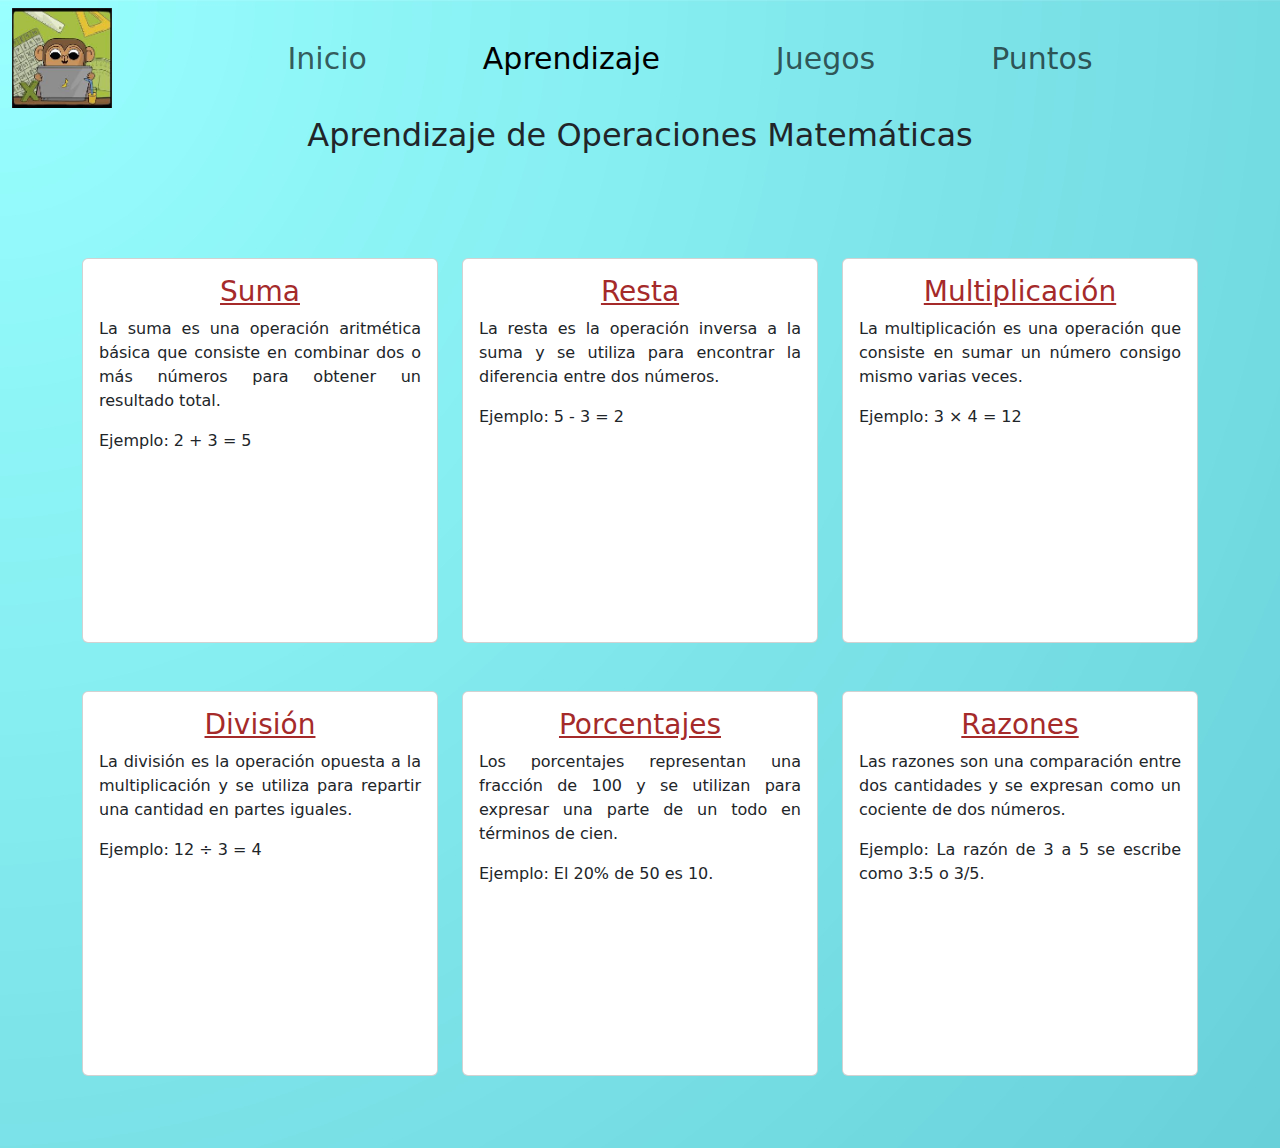
<file: aprendizaje.html>
<!DOCTYPE html>
<html lang="en">

<head>
    <meta charset="UTF-8">
    <meta name="viewport" content="width=device-width, initial-scale=1.0">
    <link rel="stylesheet" href="/css/style.css">
    <title>Números con Ambar </title>
    <link href="https://cdn.jsdelivr.net/npm/bootstrap@5.3.3/dist/css/bootstrap.min.css" rel="stylesheet" integrity="sha384-QWTKZyjpPEjISv5WaRU9OFeRpok6YctnYmDr5pNlyT2bRjXh0JMhjY6hW+ALEwIH" crossorigin="anonymous">
</head>


<nav class="navbar navbar-expand-lg bg-body-tertiary">
    <div class="container-fluid">
      <img src="img/Logo.jpg" height="100px" alt="">
      <button class="navbar-toggler" type="button" data-bs-toggle="collapse" data-bs-target="#navbarNavAltMarkup" aria-controls="navbarNavAltMarkup" aria-expanded="false" aria-label="Toggle navigation">
        <span class="navbar-toggler-icon"></span>
      </button>
      <div class="collapse navbar-collapse" id="navbarNavAltMarkup">
        <div class="navbar-nav">
          <a class="nav-link"href="index.html">Inicio</a>
          <a class="nav-link active" aria-current="page"  href="aprendizaje.html">Aprendizaje</a>
          <a class="nav-link" href="juegos.html">Juegos</a>
          <a class="nav-link" href="puntos.html">Puntos</a>
        </div>
      </div>
    </div>
  </nav>
  
<body>
    <h2 class="pb-4 text-center">Aprendizaje de Operaciones Matemáticas</h2>
    <br><br><br>
    <div class="container">
 
        <div class="row">
            <div class="col-4 mb-5">
                <div class="card h-100">
                    <div class="card-body">
                        <h3 class="card-title">Suma</h3>
                        <p class="card-text">La suma es una operación aritmética básica que consiste en combinar dos o más números para obtener un resultado total.</p>
                        <p class="card-text">Ejemplo: 2 + 3 = 5</p>
                        <iframe class="embed-responsive-item" src="https://www.youtube.com/embed/oF-rZLIShC8" allowfullscreen></iframe>
                    </div>
                </div>
            </div>
            
            <div class="col-4 mb-5">
                <div class="card h-100">
                    <div class="card-body">
                        <h3 class="card-title">Resta</h3>
                        <p class="card-text">La resta es la operación inversa a la suma y se utiliza para encontrar la diferencia entre dos números.</p>
                        <p class="card-text">Ejemplo: 5 - 3 = 2</p>
                        <iframe class="embed-responsive-item" src="https://www.youtube.com/embed/L6NOkLq6kHk" allowfullscreen></iframe>
                    </div>
                </div>
            </div>
            
            <div class="col-4 mb-5">
                <div class="card h-100">
                    <div class="card-body">
                        <h3 class="card-title">Multiplicación</h3>
                        <p class="card-text">La multiplicación es una operación que consiste en sumar un número consigo mismo varias veces.</p>
                        <p class="card-text">Ejemplo: 3 × 4 = 12</p>
                        <iframe class="embed-responsive-item" src="https://www.youtube.com/embed/YFtEaVw5k1A" allowfullscreen></iframe>
                    </div>
                </div>
            </div>
            
            <div class="col-4">
                <div class="card h-100">
                    <div class="card-body">
                        <h3 class="card-title">División</h3>
                        <p class="card-text">La división es la operación opuesta a la multiplicación y se utiliza para repartir una cantidad en partes iguales.</p>
                        <p class="card-text">Ejemplo: 12 ÷ 3 = 4</p>
                        <iframe class="embed-responsive-item" src="https://www.youtube.com/embed/iA0fP4tL67s?start=25" allowfullscreen></iframe>
                    </div>
                </div>
            </div>
            
            <div class="col-4">
                <div class="card h-100">
                    <div class="card-body">
                        <h3 class="card-title">Porcentajes</h3>
                        <p class="card-text">Los porcentajes representan una fracción de 100 y se utilizan para expresar una parte de un todo en términos de cien.</p>
                        <p class="card-text">Ejemplo: El 20% de 50 es 10. </p>
                        <iframe class="embed-responsive-item" src="https://www.youtube.com/embed/A65mLtz5t58?start=23" allowfullscreen></iframe>
                    </div>
                </div>
            </div>
            
            <div class="col-4">
                <div class="card h-100">
                    <div class="card-body">
                        <h3 class="card-title">Razones</h3>
                        <p class="card-text">Las razones son una comparación entre dos cantidades y se expresan como un cociente de dos números.</p>
                        <p class="card-text">Ejemplo: La razón de 3 a 5 se escribe como 3:5 o 3/5.</p>
                        <iframe class="embed-responsive-item" src="https://www.youtube.com/embed/XCc6HtZBFk0" allowfullscreen></iframe>

                    </div>
                </div>
            </div>
            
        </div>
    </div>

    <br><br><br>
    
    <!-- scripts -->
    <script src="https://cdn.jsdelivr.net/npm/@popperjs/core@2.11.8/dist/umd/popper.min.js"
        integrity="sha384-I7E8VVD/ismYTF4hNIPjVp/Zjvgyol6VFvRkX/vR+Vc4jQkC+hVqc2pM8ODewa9r"
        crossorigin="anonymous"></script>
    <script src="https://cdn.jsdelivr.net/npm/bootstrap@5.3.3/dist/js/bootstrap.min.js"
        integrity="sha384-0pUGZvbkm6XF6gxjEnlmuGrJXVbNuzT9qBBavbLwCsOGabYfZo0T0to5eqruptLy"
        crossorigin="anonymous"></script>
</body>

</html>
</file>
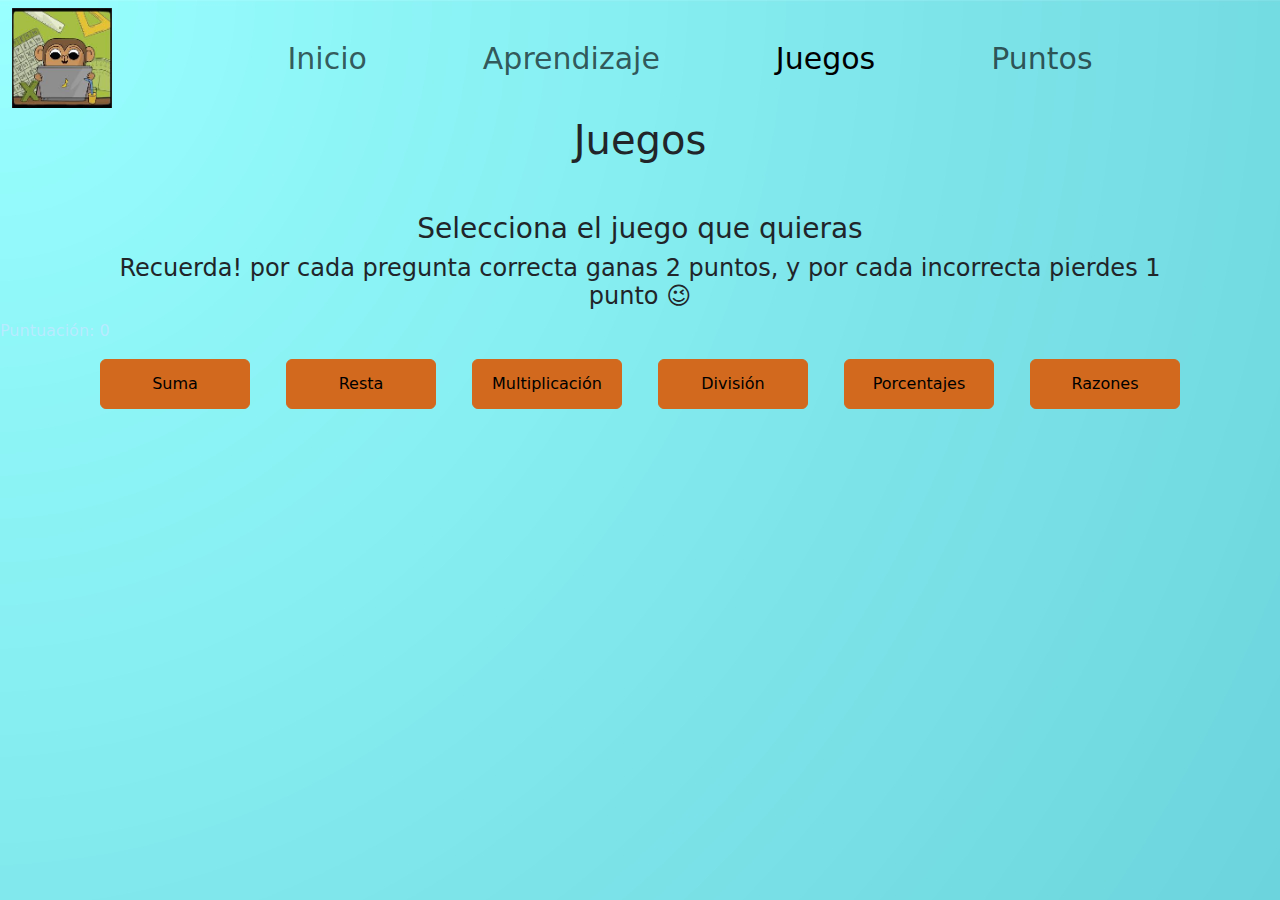
<file: juegos.html>
<!DOCTYPE html>
<html lang="es">

<head>
    <meta charset="UTF-8">
    <meta name="viewport" content="width=device-width, initial-scale=1.0">
    <link rel="stylesheet" href="/css/style.css">
    <title>Números con Ambar</title>
    <link href="https://cdn.jsdelivr.net/npm/bootstrap@5.3.3/dist/css/bootstrap.min.css" rel="stylesheet" integrity="sha384-QWTKZyjpPEjISv5WaRU9OFeRpok6YctnYmDr5pNlyT2bRjXh0JMhjY6hW+ALEwIH" crossorigin="anonymous">

</head>

<body>

    <nav class="navbar navbar-expand-lg bg-body-tertiary">
        <div class="container-fluid">
            <img src="img/Logo.jpg" height="100px" alt="">
            <button class="navbar-toggler" type="button" data-bs-toggle="collapse" data-bs-target="#navbarNavAltMarkup" aria-controls="navbarNavAltMarkup" aria-expanded="false" aria-label="Toggle navigation">
                <span class="navbar-toggler-icon"></span>
            </button>
            <div class="collapse navbar-collapse" id="navbarNavAltMarkup">
                <div class="navbar-nav">
                    <a class="nav-link" href="index.html">Inicio</a>
                    <a class="nav-link" href="aprendizaje.html">Aprendizaje</a>
                    <a class="nav-link active" aria-current="page" href="juegos.html">Juegos</a>
                    <a class="nav-link" href="puntos.html">Puntos</a>
                </div>
            </div>
        </div>
    </nav>

    <h1 class="text-center pb-4 mb-4">Juegos</h1>

    <h3 class="container text-center">Selecciona el juego que quieras</h3>
    <h4 class="container text-center">Recuerda! por cada pregunta correcta ganas 2 puntos, y por cada incorrecta pierdes 1 punto 😉</h4>

    <p style="color: rgb(184, 235, 255);" id="puntuacion"></p>
    


    <div class="juegos container mb-5">
        <div class="row">
            <div class="container d-flex justify-content-around">
                <button class="btn btn-primary btn-custom" onclick="showGame('suma')">Suma</button>
                <button class="btn btn-primary btn-custom" onclick="showGame('resta')">Resta</button>
                <button class="btn btn-primary btn-custom" onclick="showGame('multiplicacion')">Multiplicación</button>
                <button class="btn btn-primary btn-custom" onclick="showGame('division')">División</button>
                <button class="btn btn-primary btn-custom" onclick="showGame('porcentajes')">Porcentajes</button>
                <button class="btn btn-primary btn-custom" onclick="showGame('razones')">Razones</button>
            </div>
        </div>
    </div>
    
    <div class="container text-center">
        <div id="suma" class="game-container">
            <h2>Suma</h2>
            <div id="sumaGame">
                <p>Resuelve la siguiente suma:</p>
                <div id="sumQuestion"></div>
                <input type="number" id="sumAnswer" class="form-control mt-3" placeholder="Escribe tu respuesta">
                <button type="button" class="btn btn-primary mt-3" onclick="checkSum()">Comprobar</button>
                <div id="sumResult" class="mt-3"></div>
            </div>
        </div>
        <div id="resta" class="game-container">
            <h2>Resta</h2>
            <div id="restaGame">
                <p>Resuelve la siguiente resta:</p>
                <div id="restaQuestion"></div>
                <input type="number" id="restaAnswer" class="form-control mt-3"  placeholder="Escribe tu respuesta">
                <button type="button" class="btn btn-primary mt-3" onclick="checkResta()">Comprobar</button>
                <div id="restaResult" class="mt-3"></div>
            </div>
        </div>
        <div id="multiplicacion" class="game-container">
            <h2>Multiplicación</h2>
            <div id="multiplicacionGame">
                <p>Resuelve la siguiente multiplicación:</p>
                <div id="multiplicacionQuestion"></div>
                <input type="number" id="multiplicacionAnswer" class="form-control mt-3" placeholder="Escribe tu respuesta">
                <button type="button" class="btn btn-primary mt-3" onclick="checkMultiplicacion()">Comprobar</button>
                <div id="multiplicacionResult" class="mt-3"></div>
            </div>
        </div>
        <div id="division" class="game-container">
            <h2>División</h2>
            <div id="divisionGame">
                <p>Resuelve la siguiente división:</p>
                <div id="divisionQuestion"></div>
                <input type="number" id="divisionAnswer" class="form-control mt-3" placeholder="Escribe tu respuesta">
                <button type="button" class="btn btn-primary mt-3" onclick="checkDivision()">Comprobar</button>
                <div id="divisionResult" class="mt-3"></div>
            </div>
        </div>
        <div id="porcentajes" class="game-container">
            <h2>Porcentajes</h2>
            <div id="porcentajesGame">
                <p>Resuelve el siguiente cálculo de porcentaje:</p>
                <div id="porcentajesQuestion"></div>
                <input type="number" id="porcentajesAnswer" class="form-control mt-3" placeholder="Escribe tu respuesta">
                <button type="button" class="btn btn-primary mt-3" onclick="checkPorcentajes()">Comprobar</button>
                <div id="porcentajesResult" class="mt-3"></div>
            </div>
        </div>
        <div id="razones" class="game-container">
            <h2>Razones</h2>
            <div id="razonesGame">
                <p>Resuelve el siguiente cálculo de razones:</p>
                <div id="razonesQuestion"></div>
                <input type="number" id="razonesAnswer" class="form-control mt-3" placeholder="Escribe tu respuesta">
                <button type="button" class="btn btn-primary mt-3" onclick="checkRazones()">Comprobar</button>
                <div id="razonesResult" class="mt-3"></div>
            </div>
        </div>
    </div>

    <script src="js/scripts.js"></script>
    <script src="https://cdn.jsdelivr.net/npm/@popperjs/core@2.11.8/dist/umd/popper.min.js" integrity="sha384-I7E8VVD/ismYTF4hNIPjVp/Zjvgyol6VFvRkX/vR+Vc4jQkC+hVqc2pM8ODewa9r" crossorigin="anonymous"></script>
    <script src="https://cdn.jsdelivr.net/npm/bootstrap@5.3.3/dist/js/bootstrap.min.js" integrity="sha384-0pUGZvbkm6XF6gxjEnlmuGrJXVbNuzT9qBBavbLwCsOGabYfZo0T0to5eqruptLy" crossorigin="anonymous"></script>
</body>

</html>
</file>
<file: css/style.css>
body, nav {
    background-image: url(/img/body.jpg);
}

.navbar {
    display: flex;
    justify-content: center;
}

.navbar .container-fluid {
    display: flex;
    justify-content: center;
}

.navbar .navbar-collapse {
    display: flex;
    justify-content: center;
}

.navbar-nav {
    display: flex;
    justify-content: center;
    width: 100%;
}

.navbar-nav .nav-link {
    text-align: center;
    margin: 0 50px;
    font-size: 30px;
    position: relative; /* Necesario para el ::after */
}

.navbar-nav .nav-link::after {
    content: '';
    position: absolute;
    width: 0;
    height: 2px;
    display: block;
    background: black;
    transition: width .3s;
    bottom: -5px; /* Ajuste para que la línea esté un poco debajo del texto */
    left: 0;
}

.navbar-nav .nav-link:hover::after {
    width: 100%;
}

.parrafo-inicio {
    padding-top: 30px;
    margin-left: 200px;
    margin-right: 200px;
    text-align: justify;
}

.card-text {
    text-align: justify;
}

.card-title {
    text-align: center;
    text-decoration: underline brown;
    color: brown !important;
}

.btn-custom {
    width: 150px;
    height: 50px;
    background-color: chocolate !important;
    border-color: chocolate !important;
    color: black !important;
    font: bold !important;
}


.game-container {
    display: none;
    margin-top: 20px;
}
</file>
